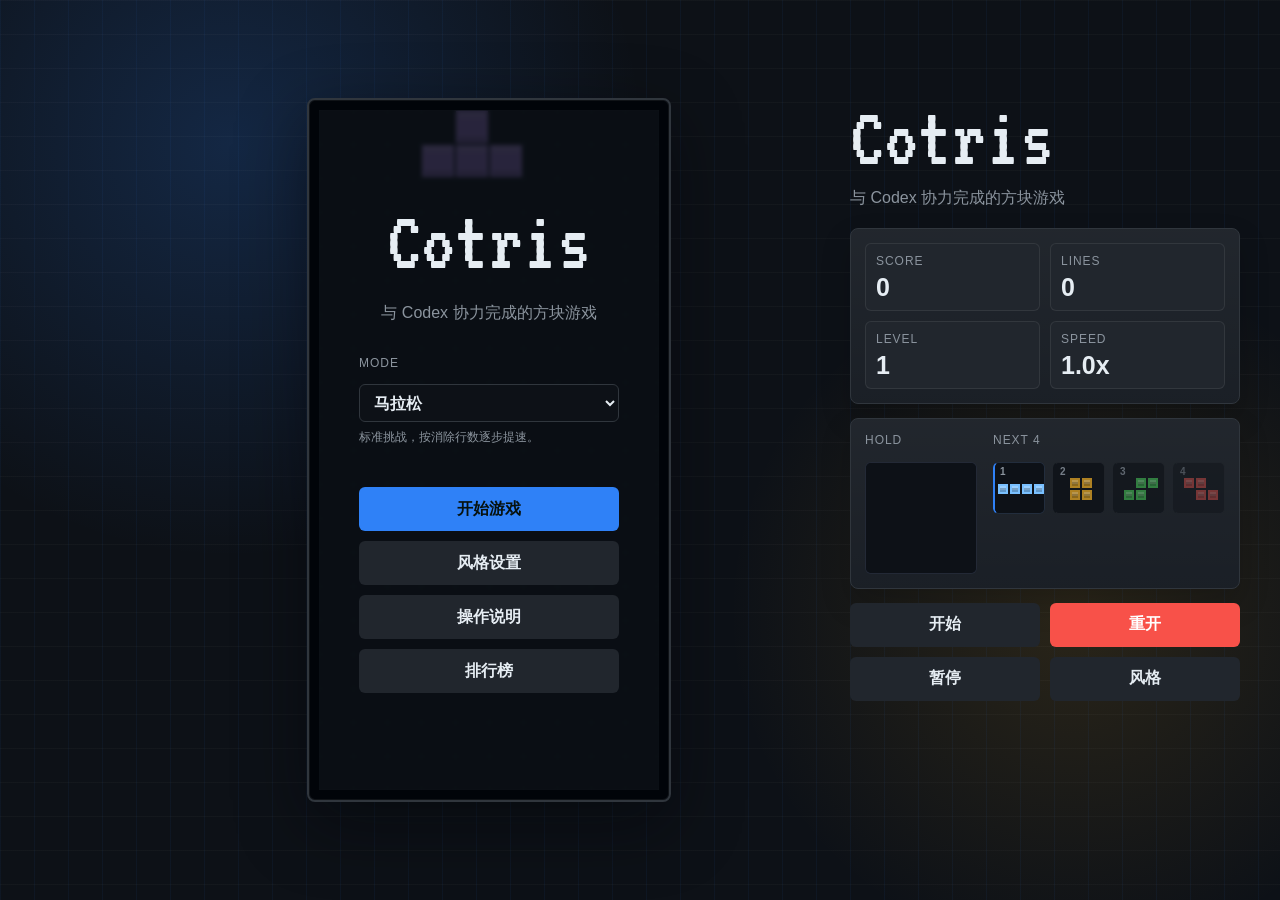
<file: index.html>
<!doctype html>
<html lang="zh-CN">
<head>
  <meta charset="utf-8">
  <meta name="viewport" content="width=device-width, initial-scale=1">
  <title>Cotris</title>
  <link rel="icon" href="./assets/icons/favicon.ico" sizes="any">
  <link rel="icon" href="./assets/icons/cotris-icon.svg" type="image/svg+xml">
  <link rel="apple-touch-icon" href="./assets/icons/apple-touch-icon.png">
  <link rel="manifest" href="./site.webmanifest">
  <link rel="stylesheet" href="./src/styles/app.css?v=2.1-mobile-16">
</head>
<body>
  <main class="shell">
    <section class="stage" aria-label="Cotris 游戏区域">
      <div class="board-scale-box">
        <div class="board-scale-content">
        <div class="board-wrap">
        <canvas id="board" width="340" height="680" aria-label="Cotris 棋盘"></canvas>
        <div class="overlay show" id="overlay">
          <div class="overlay-panel active" data-view="menu">
            <h1 class="menu-title">Cotris</h1>
            <p>与 Codex 协力完成的方块游戏</p>
            <div class="mode-picker">
              <label class="label" for="modeSelect">Mode</label>
              <select id="modeSelect" aria-label="选择游戏模式"></select>
              <small id="modeDescription"></small>
            </div>
            <div class="overlay-actions">
              <button id="menuStartButton" type="button">开始游戏</button>
              <button class="secondary" data-open-view="settings" type="button">风格设置</button>
              <button class="secondary" data-open-view="help" type="button">操作说明</button>
              <button class="secondary" data-open-view="scores" type="button">排行榜</button>
            </div>
          </div>

          <div class="overlay-panel" data-view="pause">
            <h1>暂停</h1>
            <p>当前进度已保留</p>
            <div class="overlay-actions">
              <button id="resumeButton" type="button">继续</button>
              <button class="secondary" id="pauseRestartButton" type="button">重开</button>
              <button class="secondary" data-open-view="settings" type="button">风格设置</button>
              <button class="secondary" data-open-view="help" type="button">操作说明</button>
              <button class="secondary" data-open-view="menu" type="button">主菜单</button>
            </div>
          </div>

          <div class="overlay-panel" data-view="gameOver">
            <h1>游戏结束</h1>
            <p id="finalScoreText">最终分数：0</p>
            <div class="overlay-actions">
              <button id="playAgainButton" type="button">再玩一次</button>
              <button class="secondary" data-open-view="scores" type="button">排行榜</button>
              <button class="secondary" data-open-view="settings" type="button">风格设置</button>
              <button class="secondary" data-open-view="menu" type="button">主菜单</button>
            </div>
          </div>

          <div class="overlay-panel" data-view="settings">
            <h1>风格设置</h1>
            <div class="settings-block">
              <div class="theme-head">
                <div>
                  <span class="label">Theme</span>
                </div>
                <select id="themeSelect" aria-label="选择界面皮肤"></select>
              </div>
              <p class="theme-description" id="themeDescription"></p>
              <div class="swatches" id="themeSwatches" aria-label="当前方块配色"></div>
              <label class="setting-row">
                <span>
                  <strong>随机风格</strong>
                  <small>每消除 10 行后切换</small>
                </span>
                <input id="randomThemeToggle" type="checkbox">
              </label>
              <label class="setting-row">
                <span>
                  <strong>移动布局</strong>
                  <small>窄屏时使用更紧凑的操作界面</small>
                </span>
                <input id="mobileLayoutToggle" type="checkbox">
              </label>
              <label class="setting-row" hidden>
                <span>
                  <strong>幽灵落点</strong>
                  <small>显示当前方块将落到的位置</small>
                </span>
                <input id="ghostToggle" type="checkbox">
              </label>
              <label class="setting-row" hidden>
                <span>
                  <strong>音效</strong>
                  <small>播放移动、旋转、落地、消除和菜单反馈</small>
                </span>
                <input id="soundToggle" type="checkbox">
              </label>
              <label class="setting-row" hidden>
                <span>
                  <strong>背景音乐</strong>
                  <small>开始游戏后播放，暂停时自动降低音量</small>
                </span>
                <input id="musicToggle" type="checkbox">
              </label>
              <div class="setting-row range-setting">
                <span>
                  <strong>音乐音量</strong>
                  <small><output id="musicVolumeValue" for="musicVolume">15%</output></small>
                </span>
                <input id="musicVolume" type="range" min="0" max="100" step="1" aria-label="音乐音量">
              </div>
            </div>
            <button class="secondary" data-back type="button">返回</button>
          </div>

          <div class="overlay-panel" data-view="scores">
            <h1>排行榜</h1>
            <ol class="score-list" id="scoreList"></ol>
            <button class="secondary" data-back type="button">返回</button>
          </div>

          <div class="overlay-panel" data-view="help">
            <h1>操作说明</h1>
            <div class="help-list">
              <div><span class="key">←</span><span class="key">→</span>左右移动</div>
              <div><span class="key">↑</span><span class="key">X</span>右旋</div>
              <div><span class="key">Z</span>左旋</div>
              <div><span class="key">C</span>暂存当前方块</div>
              <div><span class="key">↓</span>软降</div>
              <div><span class="key">Space</span>硬降</div>
              <div><span class="key">P</span>暂停 / 继续</div>
            </div>
            <button class="secondary" data-back type="button">返回</button>
          </div>
        </div>
        </div>
      </div>
      </div>
      <div class="touch" aria-label="触屏控制">
        <div class="touch-pad touch-move" aria-label="移动">
          <button class="touch-up" type="button" data-action="drop" aria-label="硬降">↑</button>
          <button class="touch-left" type="button" data-action="left" aria-label="左移">←</button>
          <button class="touch-down" type="button" data-action="down" aria-label="软降">↓</button>
          <button class="touch-right" type="button" data-action="right" aria-label="右移">→</button>
        </div>
        <button class="touch-hold" type="button" data-action="hold" aria-label="暂存">H</button>
        <div class="touch-pad touch-rotate" aria-label="旋转">
          <button type="button" data-action="rotateLeft" aria-label="左旋">↺</button>
          <button type="button" data-action="rotate" aria-label="右旋">↻</button>
        </div>
      </div>
    </section>

    <aside class="side">
      <header>
        <h1 class="title">Cotris</h1>
        <button class="mobile-actions-toggle" type="button" aria-label="打开游戏菜单" aria-expanded="false">☰</button>
        <p class="subtitle">与 Codex 协力完成的方块游戏</p>
      </header>

      <section class="panel stats" aria-label="游戏数据">
        <div class="stat">
          <span class="label">Score</span>
          <strong class="value" id="score">0</strong>
        </div>
        <div class="stat">
          <span class="label">Lines</span>
          <strong class="value" id="lines">0</strong>
        </div>
        <div class="stat">
          <span class="label">Level</span>
          <strong class="value" id="level">1</strong>
        </div>
        <div class="stat">
          <span class="label">Speed</span>
          <strong class="value" id="speed">1.00x</strong>
        </div>
      </section>

      <section class="panel previews" aria-label="暂存和后续方块">
        <div class="preview-block">
          <span class="label">Hold</span>
          <canvas id="hold" width="104" height="104"></canvas>
        </div>
        <div class="preview-block">
          <span class="label">Next 4</span>
          <div class="next-list" id="nextList" aria-label="后续五个方块"></div>
        </div>
      </section>

      <section class="actions">
        <button class="secondary" data-open-view="menu" type="button">开始</button>
        <button class="danger" type="button" id="resetButton">重开</button>
        <button class="secondary" type="button" id="pauseButton">暂停</button>
        <button class="secondary" data-open-view="settings" type="button">风格</button>
      </section>

      <nav class="dev-links" aria-label="开发入口">
        <span>Dev</span>
        <a href="./theme-preview.html">Theme Preview</a>
        <a href="./todo.html">Todo</a>
        <a href="./about.html">About</a>
      </nav>
      <section class="panel effect-tests" aria-label="Effect tests">
        <span class="label">Effect Test</span>
        <div class="effect-test-grid">
          <button type="button" data-effect-test="wall">wall</button>
          <button type="button" data-effect-test="drop">drop</button>
          <button type="button" data-effect-test="clear">clear</button>
          <button type="button" data-effect-test="tetris">4-line</button>
          <button type="button" data-effect-test="hold">hold</button>
          <button type="button" data-effect-test="level">level</button>
          <button type="button" data-effect-test="theme">theme</button>
          <button type="button" data-effect-test="start">start</button>
          <button type="button" data-effect-test="over">over</button>
        </div>
        <span class="label">T-Spin Test</span>
        <div class="effect-test-grid">
          <button type="button" data-tspin-test="tDouble">T Double</button>
          <button type="button" data-tspin-test="tTriple">T Triple</button>
          <button type="button" data-tspin-test="clear">Clear</button>
        </div>
      </section>
      <section class="panel dev-panel" aria-label="Dev links">
        <nav class="dev-links">
          <span>Dev</span>
          <a href="./theme-preview.html">Theme Preview</a>
          <a href="./todo.html">Todo</a>
          <a href="./about.html">About</a>
        </nav>
      </section>
    </aside>
  </main>

  <script type="module" src="./src/main.js?v=2.1-mobile-16"></script>
</body>
</html>
</file>
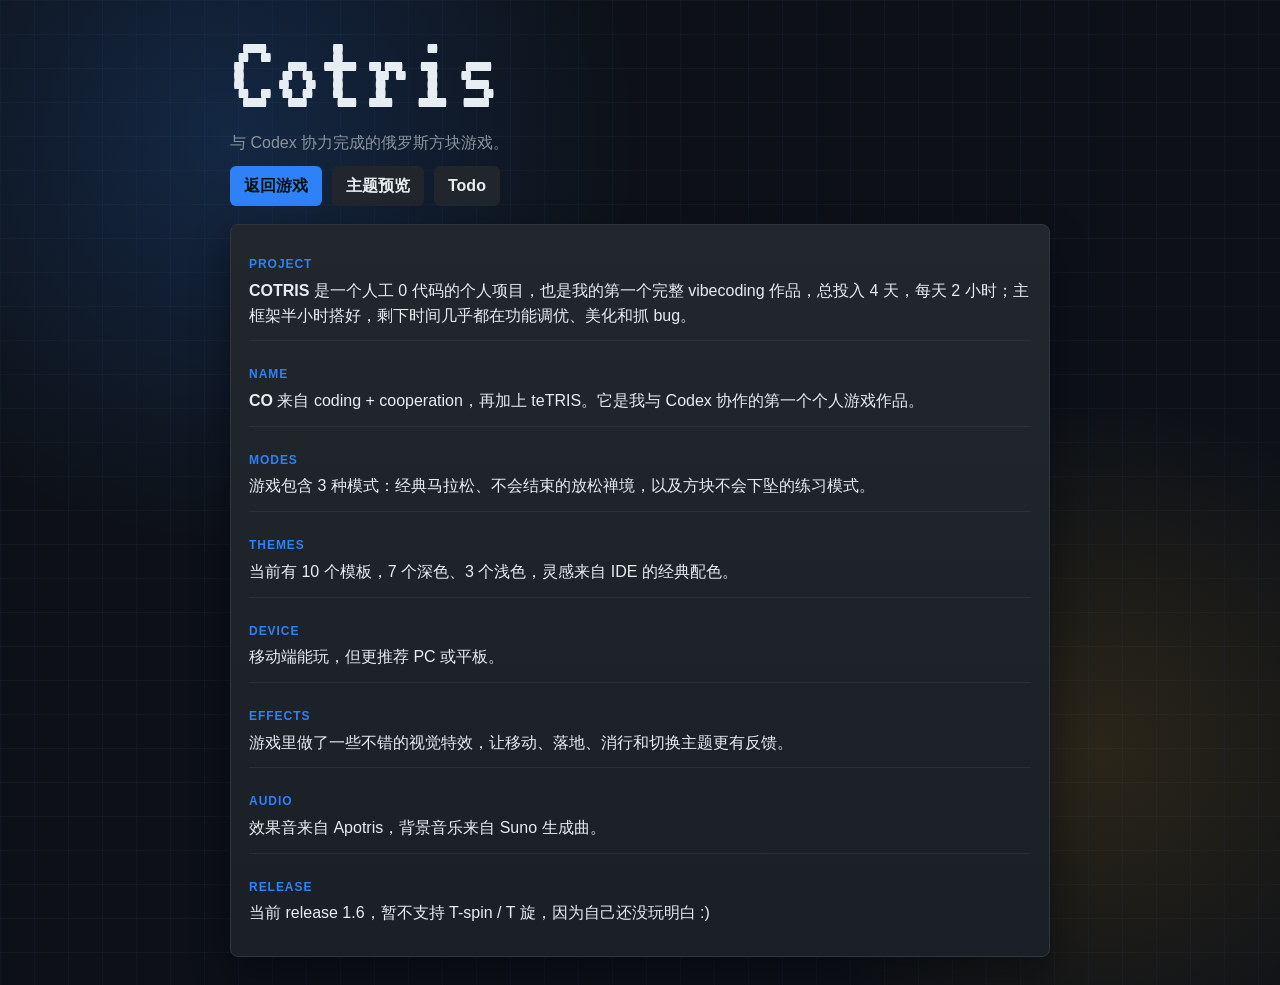
<file: about.html>
<!doctype html>
<html lang="zh-CN">
<head>
  <meta charset="utf-8">
  <meta name="viewport" content="width=device-width, initial-scale=1">
  <title>About Cotris</title>
  <link rel="icon" href="./assets/icons/favicon.ico" sizes="any">
  <link rel="icon" href="./assets/icons/cotris-icon.svg" type="image/svg+xml">
  <link rel="apple-touch-icon" href="./assets/icons/apple-touch-icon.png">
  <link rel="manifest" href="./site.webmanifest">
  <style>
    @font-face {
      font-family: "VT323";
      src: url("./assets/fonts/VT323-Regular.ttf") format("truetype");
      font-weight: 400;
      font-style: normal;
      font-display: swap;
    }

    @font-face {
      font-family: "VT323";
      src: url("./assets/fonts/VT323-Regular.ttf") format("truetype");
      font-weight: 700;
      font-style: normal;
      font-display: swap;
    }

    * { box-sizing: border-box; }

    body {
      min-height: 100vh;
      margin: 0;
      padding: 28px;
      color: var(--text, #e6edf3);
      background:
        linear-gradient(90deg, var(--grid-a, rgba(255,255,255,.035)) 1px, transparent 1px) 0 0 / 34px 34px,
        linear-gradient(var(--grid-b, rgba(255,255,255,.03)) 1px, transparent 1px) 0 0 / 34px 34px,
        radial-gradient(circle at 18% 14%, var(--glow-a, rgba(47, 129, 247, .18)), transparent 30%),
        radial-gradient(circle at 86% 76%, var(--glow-b, rgba(210, 153, 34, .13)), transparent 26%),
        var(--bg, #0d1117);
      font-family: "Trebuchet MS", "Segoe UI", sans-serif;
    }

    main {
      width: min(100%, 820px);
      margin: 0 auto;
      display: grid;
      gap: 18px;
    }

    header {
      display: grid;
      gap: 10px;
    }

    h1 {
      margin: 0;
      font-family: "VT323", "OCR A Extended", "Courier New", monospace;
      font-size: clamp(64px, 16vw, 112px);
      line-height: .82;
      letter-spacing: 0;
    }

    .lead {
      margin: 0;
      max-width: 680px;
      color: var(--muted, #a8b3c9);
      font-size: 16px;
      line-height: 1.65;
    }

    .links {
      display: flex;
      flex-wrap: wrap;
      gap: 10px;
      align-items: center;
    }

    a {
      min-height: 40px;
      display: inline-grid;
      place-items: center;
      padding: 0 14px;
      border-radius: 6px;
      color: #07120f;
      background: var(--accent, #58a6ff);
      font-weight: 900;
      text-decoration: none;
    }

    a.secondary {
      color: var(--text, #e6edf3);
      background: var(--touch-bg, #21262d);
    }

    a:hover {
      filter: brightness(1.08);
    }

    .panel {
      border: 1px solid var(--line, #30363d);
      border-radius: 8px;
      background: linear-gradient(180deg, rgba(255,255,255,.05), rgba(255,255,255,.02)), var(--panel, #161b22);
      box-shadow: 0 16px 36px var(--shadow, rgba(1, 4, 9, .24));
      padding: 18px;
    }

    .facts {
      display: grid;
      gap: 12px;
      margin: 0;
      padding: 0;
      list-style: none;
    }

    .facts li {
      display: grid;
      gap: 5px;
      padding: 12px 0;
      border-bottom: 1px solid color-mix(in srgb, var(--line, #30363d), transparent 35%);
      line-height: 1.55;
    }

    .facts li:last-child {
      border-bottom: 0;
    }

    .label {
      color: var(--accent, #58a6ff);
      font-size: 12px;
      font-weight: 900;
      letter-spacing: .08em;
      text-transform: uppercase;
    }

    strong {
      color: var(--text, #f2f6ff);
    }

    @media (max-width: 620px) {
      body { padding: 18px; }
      .panel { padding: 16px; }
    }
  </style>
</head>
<body>
  <main>
    <header>
      <h1>Cotris</h1>
      <p class="lead">
        与 Codex 协力完成的俄罗斯方块游戏。
      </p>
      <nav class="links" aria-label="页面导航">
        <a href="./index.html">返回游戏</a>
        <a class="secondary" href="./theme-preview.html">主题预览</a>
        <a class="secondary" href="./todo.html">Todo</a>
      </nav>
    </header>

    <section class="panel" aria-label="About Cotris">
      <ul class="facts">
        <li>
          <span class="label">Project</span>
          <span><strong>COTRIS</strong> 是一个人工 0 代码的个人项目，也是我的第一个完整 vibecoding 作品，总投入 4 天，每天 2 小时；主框架半小时搭好，剩下时间几乎都在功能调优、美化和抓 bug。</span>
        </li>
        <li>
          <span class="label">Name</span>
          <span><strong>CO</strong> 来自 coding + cooperation，再加上 teTRIS。它是我与 Codex 协作的第一个个人游戏作品。</span>
        </li>
        <li>
          <span class="label">Modes</span>
          <span>游戏包含 3 种模式：经典马拉松、不会结束的放松禅境，以及方块不会下坠的练习模式。</span>
        </li>
        <li>
          <span class="label">Themes</span>
          <span>当前有 10 个模板，7 个深色、3 个浅色，灵感来自 IDE 的经典配色。</span>
        </li>
        <li>
          <span class="label">Device</span>
          <span>移动端能玩，但更推荐 PC 或平板。</span>
        </li>
        <li>
          <span class="label">Effects</span>
          <span>游戏里做了一些不错的视觉特效，让移动、落地、消行和切换主题更有反馈。</span>
        </li>
        <li>
          <span class="label">Audio</span>
          <span>效果音来自 Apotris，背景音乐来自 Suno 生成曲。</span>
        </li>
        <li>
          <span class="label">Release</span>
          <span>当前 release 1.6，暂不支持 T-spin / T 旋，因为自己还没玩明白 :)</span>
        </li>
      </ul>
    </section>
  </main>
  <script type="module" src="./src/ui/page-theme.js"></script>
</body>
</html>
</file>
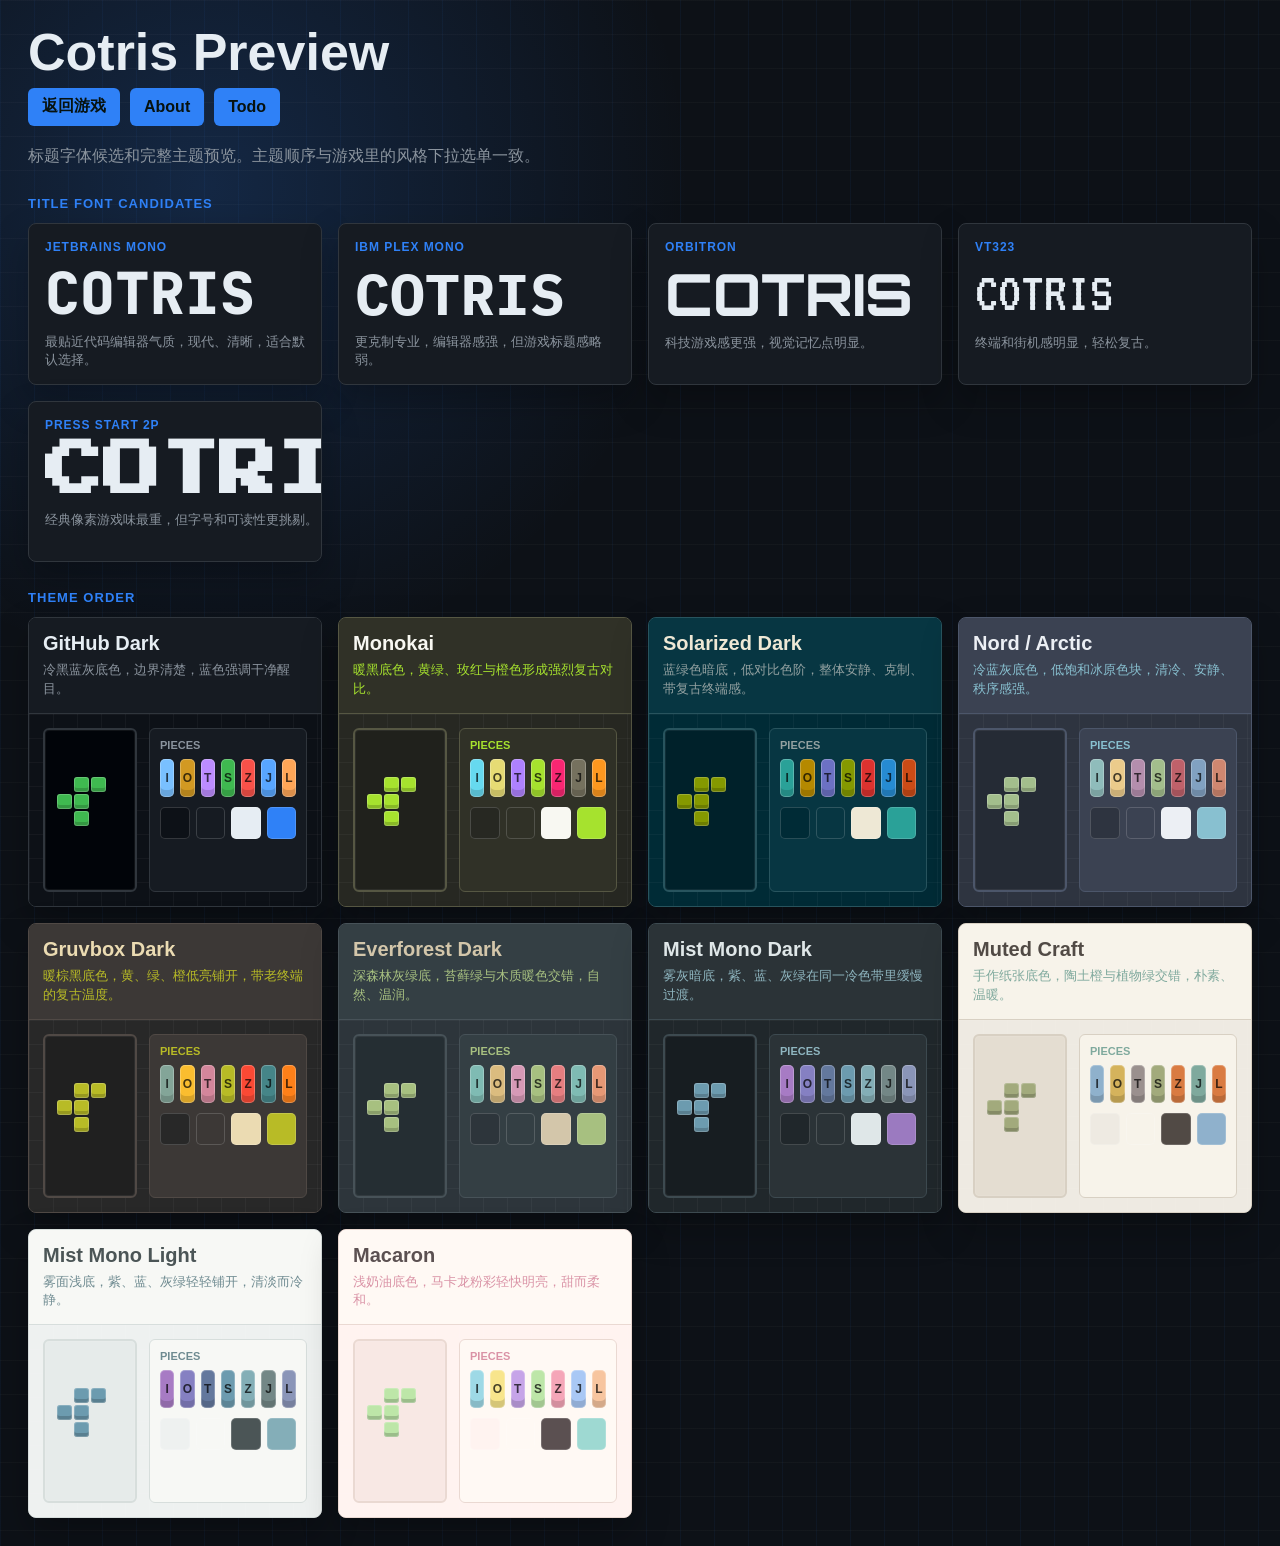
<file: theme-preview.html>
<!doctype html>
<html lang="zh-CN">
<head>
  <meta charset="utf-8">
  <meta name="viewport" content="width=device-width, initial-scale=1">
  <title>Cotris Theme Preview</title>
  <link rel="icon" href="./assets/icons/favicon.ico" sizes="any">
  <link rel="icon" href="./assets/icons/cotris-icon.svg" type="image/svg+xml">
  <link rel="apple-touch-icon" href="./assets/icons/apple-touch-icon.png">
  <link rel="manifest" href="./site.webmanifest">
  <link rel="preconnect" href="https://fonts.googleapis.com">
  <link rel="preconnect" href="https://fonts.gstatic.com" crossorigin>
  <link href="https://fonts.googleapis.com/css2?family=IBM+Plex+Mono:wght@600;700&family=JetBrains+Mono:wght@700;800&family=Orbitron:wght@700;800&family=Press+Start+2P&display=swap" rel="stylesheet">
  <style>
    @font-face {
      font-family: "VT323";
      src: url("./assets/fonts/VT323-Regular.ttf") format("truetype");
      font-weight: 400;
      font-style: normal;
      font-display: swap;
    }

    @font-face {
      font-family: "VT323";
      src: url("./assets/fonts/VT323-Regular.ttf") format("truetype");
      font-weight: 700;
      font-style: normal;
      font-display: swap;
    }

    * { box-sizing: border-box; }

    body {
      min-height: 100vh;
      margin: 0;
      padding: 28px;
      color: var(--text, #eef2f7);
      background:
        linear-gradient(90deg, var(--grid-a, rgba(255,255,255,.035)) 1px, transparent 1px) 0 0 / 34px 34px,
        linear-gradient(var(--grid-b, rgba(255,255,255,.03)) 1px, transparent 1px) 0 0 / 34px 34px,
        radial-gradient(circle at 16% 12%, var(--glow-a, rgba(78, 201, 176, .16)), transparent 28%),
        var(--bg, #111318);
      font-family: "Trebuchet MS", "Segoe UI", sans-serif;
    }

    header {
      max-width: 1280px;
      margin: 0 auto 18px;
      display: grid;
      gap: 10px;
    }

    h1 {
      margin: 0;
      font-size: clamp(30px, 5vw, 52px);
      letter-spacing: 0;
      line-height: .96;
    }

    .intro {
      margin: 8px 0 0;
      color: var(--muted, #aab6c8);
      line-height: 1.5;
    }

    .back-link {
      width: fit-content;
      min-height: 38px;
      display: inline-grid;
      place-items: center;
      padding: 0 14px;
      border-radius: 6px;
      color: #07120f;
      background: var(--accent, #9cdcfe);
      font-weight: 900;
      text-decoration: none;
    }

    .back-link:hover {
      filter: brightness(1.08);
    }

    .page-links {
      display: flex;
      flex-wrap: wrap;
      gap: 10px;
      align-items: center;
    }

    .section-title {
      max-width: 1280px;
      margin: 28px auto 12px;
      color: var(--accent, #9cdcfe);
      font-size: 13px;
      font-weight: 900;
      letter-spacing: .08em;
      text-transform: uppercase;
    }

    .font-grid,
    .theme-grid {
      display: grid;
      grid-template-columns: repeat(auto-fit, minmax(280px, 1fr));
      gap: 16px;
      max-width: 1280px;
      margin: 0 auto;
    }

    .font-card,
    .card {
      border: 1px solid var(--line, #344058);
      border-radius: 8px;
      overflow: hidden;
      background: var(--bg, #171c2c);
      box-shadow: 0 16px 36px rgba(0,0,0,.25);
    }

    .font-card {
      display: grid;
      gap: 12px;
      padding: 16px;
      background: var(--panel, #1b1f29);
      border-color: var(--line, #303744);
    }

    .font-name {
      color: var(--accent, #9cdcfe);
      font-size: 12px;
      font-weight: 900;
      letter-spacing: .08em;
      text-transform: uppercase;
    }

    .font-sample {
      margin: 0;
      color: var(--text, #f2f6ff);
      font-size: clamp(34px, 8vw, 58px);
      font-weight: 800;
      letter-spacing: 0;
      line-height: .95;
    }

    .font-note {
      min-height: 34px;
      margin: 0;
      color: var(--muted, #aab6c8);
      font-size: 13px;
      line-height: 1.35;
    }

    .theme-head {
      padding: 14px;
      background: var(--panel);
      border-bottom: 1px solid var(--line);
    }

    .theme-name {
      margin: 0;
      color: var(--text);
      font-size: 20px;
      line-height: 1.15;
    }

    .theme-desc {
      margin: 6px 0 0;
      color: var(--muted);
      font-size: 13px;
      line-height: 1.45;
    }

    .mock {
      display: grid;
      grid-template-columns: 94px 1fr;
      gap: 12px;
      padding: 14px;
      background:
        linear-gradient(90deg, rgba(255,255,255,.04) 1px, transparent 1px) 0 0 / 24px 24px,
        linear-gradient(rgba(255,255,255,.035) 1px, transparent 1px) 0 0 / 24px 24px,
        var(--bg);
    }

    .board {
      height: 164px;
      border: 2px solid var(--line);
      border-radius: 6px;
      background: var(--board);
      display: grid;
      place-items: center;
      box-shadow: inset 0 0 0 1px rgba(255,255,255,.06);
    }

    .mini-piece {
      display: grid;
      grid-template-columns: repeat(4, 15px);
      grid-template-rows: repeat(4, 15px);
      gap: 2px;
    }

    .cell {
      width: 15px;
      height: 15px;
      border-radius: 3px;
      background: var(--accent);
      box-shadow: inset 0 0 0 1px rgba(255,255,255,.2), inset 0 -4px rgba(0,0,0,.18);
    }

    .panel {
      padding: 10px;
      border: 1px solid var(--line);
      border-radius: 6px;
      background: var(--panel);
    }

    .label {
      display: block;
      margin-bottom: 8px;
      color: var(--muted);
      font-size: 11px;
      font-weight: 900;
      text-transform: uppercase;
    }

    .swatches {
      display: grid;
      grid-template-columns: repeat(7, 1fr);
      gap: 6px;
    }

    .swatch {
      min-height: 38px;
      display: grid;
      place-items: center;
      border-radius: 5px;
      color: rgba(0,0,0,.72);
      font-size: 12px;
      font-weight: 900;
      box-shadow: inset 0 0 0 1px rgba(255,255,255,.24), inset 0 -7px rgba(0,0,0,.14);
    }

    .ui-colors {
      display: grid;
      grid-template-columns: repeat(4, 1fr);
      gap: 6px;
      margin-top: 10px;
    }

    .chip {
      min-height: 32px;
      border-radius: 5px;
      border: 1px solid rgba(255,255,255,.16);
    }

    @media (max-width: 680px) {
      body { padding: 18px; }
      .mock { grid-template-columns: 1fr; }
      .board { height: 128px; }
    }
  </style>
</head>
<body>
  <header>
    <h1>Cotris Preview</h1>
    <nav class="page-links" aria-label="Preview links">
      <a class="back-link" href="./index.html">返回游戏</a>
      <a class="back-link" href="./about.html">About</a>
      <a class="back-link" href="./todo.html">Todo</a>
    </nav>
    <p class="intro">标题字体候选和完整主题预览。主题顺序与游戏里的风格下拉选单一致。</p>
  </header>

  <h2 class="section-title">Title Font Candidates</h2>
  <section class="font-grid" id="fontGrid" aria-label="标题字体候选"></section>

  <h2 class="section-title">Theme Order</h2>
  <main class="theme-grid" id="themeGrid" aria-label="完整主题预览"></main>

  <script type="module">
    import "./src/ui/page-theme.js";
    import { listThemes } from "./src/ui/theme.js";

    const fontCandidates = [
      {
        name: "JetBrains Mono",
        stack: '"JetBrains Mono", "Cascadia Code", Consolas, monospace',
        note: "最贴近代码编辑器气质，现代、清晰，适合默认选择。"
      },
      {
        name: "IBM Plex Mono",
        stack: '"IBM Plex Mono", "Lucida Console", "Courier New", monospace',
        note: "更克制专业，编辑器感强，但游戏标题感略弱。"
      },
      {
        name: "Orbitron",
        stack: '"Orbitron", "Agency FB", Bahnschrift, sans-serif',
        note: "科技游戏感更强，视觉记忆点明显。"
      },
      {
        name: "VT323",
        stack: '"VT323", "OCR A Extended", "Courier New", monospace',
        note: "终端和街机感明显，轻松复古。"
      },
      {
        name: "Press Start 2P",
        stack: '"Press Start 2P", "OCR A Extended", "Lucida Console", monospace',
        note: "经典像素游戏味最重，但字号和可读性更挑剔。"
      }
    ];

    const fontGrid = document.querySelector("#fontGrid");
    const themeGrid = document.querySelector("#themeGrid");
    const pieceOrder = ["I", "O", "T", "S", "Z", "J", "L"];
    const samplePiece = [
      [0, 1, 1, 0],
      [1, 1, 0, 0],
      [0, 1, 0, 0],
      [0, 0, 0, 0]
    ];

    fontCandidates.forEach(candidate => {
      const card = document.createElement("article");
      card.className = "font-card";
      const name = document.createElement("span");
      name.className = "font-name";
      name.textContent = candidate.name;
      const sample = document.createElement("p");
      sample.className = "font-sample";
      sample.style.fontFamily = candidate.stack;
      sample.textContent = "COTRIS";
      const note = document.createElement("p");
      note.className = "font-note";
      note.textContent = candidate.note;
      card.append(name, sample, note);
      fontGrid.append(card);
    });

    listThemes().forEach(theme => {
      const card = document.createElement("section");
      card.className = "card";
      Object.entries({
        "--bg": theme.css["--bg"],
        "--panel": theme.css["--panel"],
        "--line": theme.css["--line"],
        "--text": theme.css["--text"],
        "--muted": theme.css["--muted"],
        "--accent": theme.css["--accent"],
        "--board": theme.boardBackground
      }).forEach(([name, value]) => card.style.setProperty(name, value));

      const swatches = pieceOrder.map(type => (
        `<b class="swatch" style="background:${theme.colors[type]}">${type}</b>`
      )).join("");

      const chips = [
        theme.css["--bg"],
        theme.css["--panel"],
        theme.css["--text"],
        theme.css["--accent"]
      ].map(color => `<i class="chip" style="background:${color}"></i>`).join("");

      const cells = samplePiece.flatMap(row => (
        row.map(cell => cell ? `<span class="cell"></span>` : `<span></span>`)
      )).join("");

      card.innerHTML = `
        <div class="theme-head">
          <h3 class="theme-name">${theme.name}</h3>
          <p class="theme-desc">${theme.description}</p>
        </div>
        <div class="mock">
          <div class="board">
            <div class="mini-piece" style="--accent:${theme.colors.S}">${cells}</div>
          </div>
          <div class="panel">
            <span class="label">Pieces</span>
            <div class="swatches">${swatches}</div>
            <div class="ui-colors">${chips}</div>
          </div>
        </div>
      `;
      themeGrid.append(card);
    });
  </script>
</body>
</html>
</file>
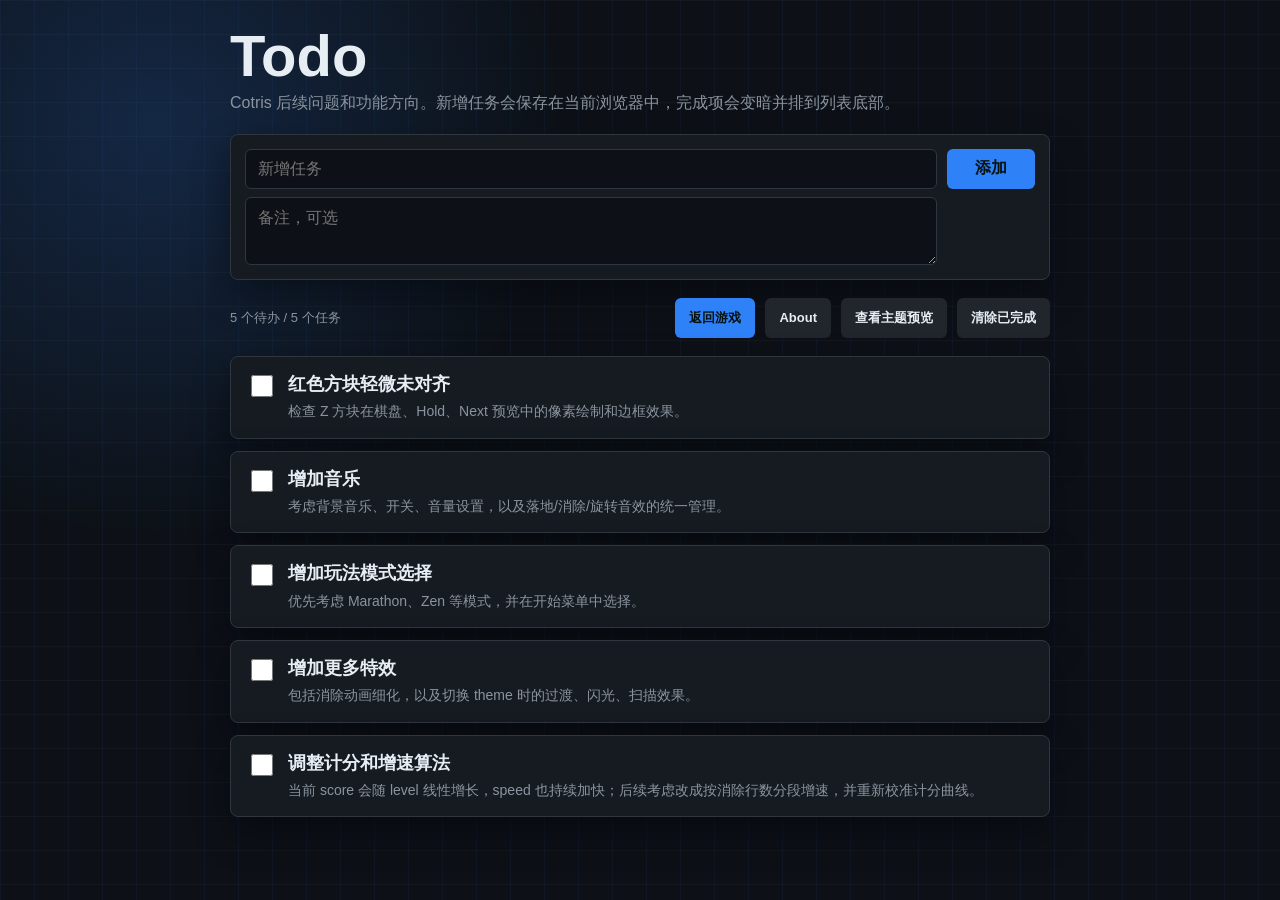
<file: todo.html>
<!doctype html>
<html lang="zh-CN">
<head>
  <meta charset="utf-8">
  <meta name="viewport" content="width=device-width, initial-scale=1">
  <title>Cotris Todo</title>
  <link rel="icon" href="./assets/icons/favicon.ico" sizes="any">
  <link rel="icon" href="./assets/icons/cotris-icon.svg" type="image/svg+xml">
  <link rel="apple-touch-icon" href="./assets/icons/apple-touch-icon.png">
  <link rel="manifest" href="./site.webmanifest">
  <style>
    * { box-sizing: border-box; }

    body {
      min-height: 100vh;
      margin: 0;
      padding: 28px;
      color: var(--text, #e6edf3);
      background:
        linear-gradient(90deg, var(--grid-a, rgba(255,255,255,.035)) 1px, transparent 1px) 0 0 / 34px 34px,
        linear-gradient(var(--grid-b, rgba(255,255,255,.03)) 1px, transparent 1px) 0 0 / 34px 34px,
        radial-gradient(circle at 12% 14%, var(--glow-a, rgba(88,166,255,.13)), transparent 30%),
        var(--bg, #0d1117);
      font-family: "Trebuchet MS", "Segoe UI", sans-serif;
    }

    main {
      max-width: 820px;
      margin: 0 auto;
      display: grid;
      gap: 18px;
    }

    header {
      display: grid;
      gap: 8px;
    }

    h1 {
      margin: 0;
      font-size: clamp(34px, 7vw, 58px);
      line-height: .95;
      letter-spacing: 0;
    }

    p {
      margin: 0;
      color: var(--muted, #8b949e);
      line-height: 1.55;
    }

    .composer {
      display: grid;
      grid-template-columns: 1fr auto;
      gap: 10px;
      padding: 14px;
      border: 1px solid var(--line, #30363d);
      border-radius: 8px;
      background: var(--panel, #161b22);
      box-shadow: 0 16px 36px var(--shadow, rgba(1, 4, 9, .22));
    }

    .fields {
      display: grid;
      gap: 8px;
    }

    input,
    textarea {
      width: 100%;
      border: 1px solid var(--line, #30363d);
      border-radius: 6px;
      color: var(--text, #e6edf3);
      background: var(--key-bg, #0d1117);
      font: inherit;
      padding: 10px 12px;
      outline: none;
    }

    textarea {
      min-height: 68px;
      resize: vertical;
    }

    input:focus,
    textarea:focus {
      border-color: var(--accent, #58a6ff);
      box-shadow: 0 0 0 3px color-mix(in srgb, var(--accent, #58a6ff), transparent 78%);
    }

    button,
    a {
      min-height: 40px;
      display: inline-grid;
      place-items: center;
      padding: 0 14px;
      border: 0;
      border-radius: 6px;
      color: #07120f;
      background: var(--accent, #58a6ff);
      font: inherit;
      font-weight: 800;
      text-decoration: none;
      cursor: pointer;
    }

    button.secondary,
    a.secondary {
      color: var(--text, #e6edf3);
      background: var(--touch-bg, #21262d);
    }

    .composer button {
      align-self: start;
      min-width: 88px;
    }

    .toolbar {
      display: flex;
      justify-content: space-between;
      gap: 12px;
      align-items: center;
      color: var(--muted, #8b949e);
      font-size: 13px;
    }

    .toolbar-actions {
      display: flex;
      gap: 10px;
      flex-wrap: wrap;
      justify-content: flex-end;
    }

    .list {
      display: grid;
      gap: 12px;
      margin: 0;
      padding: 0;
      list-style: none;
    }

    .item {
      display: grid;
      grid-template-columns: auto 1fr;
      gap: 12px;
      align-items: start;
      padding: 16px;
      border: 1px solid var(--line, #30363d);
      border-radius: 8px;
      background: var(--panel, #161b22);
      box-shadow: 0 16px 36px var(--shadow, rgba(1, 4, 9, .22));
      transition: opacity .18s ease, transform .18s ease, background .18s ease;
    }

    .item.done {
      opacity: .48;
      background: color-mix(in srgb, var(--panel, #161b22), var(--bg, #0d1117) 55%);
      box-shadow: none;
    }

    .item.done .title {
      text-decoration: line-through;
    }

    .check {
      width: 22px;
      height: 22px;
      accent-color: var(--accent, #58a6ff);
      margin-top: 2px;
      cursor: pointer;
    }

    .title {
      display: block;
      margin-bottom: 5px;
      color: var(--text, #e6edf3);
      font-size: 18px;
      font-weight: 800;
      line-height: 1.3;
    }

    .note {
      display: block;
      color: var(--muted, #8b949e);
      font-size: 14px;
      line-height: 1.45;
    }

    .empty {
      display: none;
      padding: 18px;
      border: 1px dashed var(--line, #30363d);
      border-radius: 8px;
      color: var(--muted, #8b949e);
      text-align: center;
      background: color-mix(in srgb, var(--panel, #161b22), transparent 42%);
    }

    .empty.show {
      display: block;
    }

    @media (max-width: 620px) {
      body { padding: 18px; }
      .composer { grid-template-columns: 1fr; }
      .composer button { width: 100%; }
      .toolbar { align-items: flex-start; flex-direction: column; }
      .toolbar-actions { justify-content: flex-start; }
    }
  </style>
</head>
<body>
  <main>
    <header>
      <h1>Todo</h1>
      <p>Cotris 后续问题和功能方向。新增任务会保存在当前浏览器中，完成项会变暗并排到列表底部。</p>
    </header>

    <form class="composer" id="todoForm">
      <div class="fields">
        <input id="todoTitle" name="title" autocomplete="off" placeholder="新增任务" required>
        <textarea id="todoNote" name="note" placeholder="备注，可选"></textarea>
      </div>
      <button type="submit">添加</button>
    </form>

    <div class="toolbar">
      <span id="todoCount">0 个待办</span>
      <div class="toolbar-actions">
        <a href="./index.html">返回游戏</a>
        <a class="secondary" href="./about.html">About</a>
        <a class="secondary" href="./theme-preview.html">查看主题预览</a>
        <button class="secondary" id="clearDoneButton" type="button">清除已完成</button>
      </div>
    </div>

    <ol class="list" id="todoList"></ol>
    <div class="empty" id="emptyState">暂无任务。</div>

  </main>
  <script type="module" src="./src/ui/page-theme.js"></script>
  <script>
    const STORAGE_KEY = "cotris-todos";
    const defaultTodos = [
      {
        id: "red-piece-alignment",
        title: "红色方块轻微未对齐",
        note: "检查 Z 方块在棋盘、Hold、Next 预览中的像素绘制和边框效果。",
        done: false,
        createdAt: 1
      },
      {
        id: "add-music",
        title: "增加音乐",
        note: "考虑背景音乐、开关、音量设置，以及落地/消除/旋转音效的统一管理。",
        done: false,
        createdAt: 2
      },
      {
        id: "game-mode-selection",
        title: "增加玩法模式选择",
        note: "优先考虑 Marathon、Zen 等模式，并在开始菜单中选择。",
        done: false,
        createdAt: 3
      },
      {
        id: "more-effects",
        title: "增加更多特效",
        note: "包括消除动画细化，以及切换 theme 时的过渡、闪光、扫描效果。",
        done: false,
        createdAt: 4
      },
      {
        id: "score-speed-algorithm",
        title: "调整计分和增速算法",
        note: "当前 score 会随 level 线性增长，speed 也持续加快；后续考虑改成按消除行数分段增速，并重新校准计分曲线。",
        done: false,
        createdAt: 5
      }
    ];

    const form = document.querySelector("#todoForm");
    const titleInput = document.querySelector("#todoTitle");
    const noteInput = document.querySelector("#todoNote");
    const list = document.querySelector("#todoList");
    const count = document.querySelector("#todoCount");
    const emptyState = document.querySelector("#emptyState");
    const clearDoneButton = document.querySelector("#clearDoneButton");

    let todos = loadTodos();

    function loadTodos() {
      try {
        const saved = JSON.parse(localStorage.getItem(STORAGE_KEY));
        return Array.isArray(saved) ? saved : defaultTodos;
      } catch {
        return defaultTodos;
      }
    }

    function saveTodos() {
      localStorage.setItem(STORAGE_KEY, JSON.stringify(todos));
    }

    function sortedTodos() {
      return [...todos].sort((a, b) => {
        if (a.done !== b.done) return Number(a.done) - Number(b.done);
        return a.createdAt - b.createdAt;
      });
    }

    function renderTodos() {
      list.innerHTML = "";
      const ordered = sortedTodos();
      ordered.forEach(todo => {
        const item = document.createElement("li");
        item.className = `item${todo.done ? " done" : ""}`;

        const check = document.createElement("input");
        check.className = "check";
        check.type = "checkbox";
        check.checked = todo.done;
        check.setAttribute("aria-label", `完成：${todo.title}`);
        check.addEventListener("change", () => toggleTodo(todo.id));

        const content = document.createElement("div");
        const title = document.createElement("strong");
        title.className = "title";
        title.textContent = todo.title;
        content.append(title);

        if (todo.note) {
          const note = document.createElement("span");
          note.className = "note";
          note.textContent = todo.note;
          content.append(note);
        }

        item.append(check, content);
        list.append(item);
      });

      const activeCount = todos.filter(todo => !todo.done).length;
      count.textContent = `${activeCount} 个待办 / ${todos.length} 个任务`;
      emptyState.classList.toggle("show", todos.length === 0);
      clearDoneButton.disabled = !todos.some(todo => todo.done);
    }

    function toggleTodo(id) {
      todos = todos.map(todo => (
        todo.id === id ? { ...todo, done: !todo.done, completedAt: Date.now() } : todo
      ));
      saveTodos();
      renderTodos();
    }

    form.addEventListener("submit", event => {
      event.preventDefault();
      const title = titleInput.value.trim();
      const note = noteInput.value.trim();
      if (!title) return;
      todos.push({
        id: `${Date.now()}-${Math.random().toString(16).slice(2)}`,
        title,
        note,
        done: false,
        createdAt: Date.now()
      });
      saveTodos();
      form.reset();
      titleInput.focus();
      renderTodos();
    });

    clearDoneButton.addEventListener("click", () => {
      todos = todos.filter(todo => !todo.done);
      saveTodos();
      renderTodos();
    });

    renderTodos();
  </script>
</body>
</html>
</file>
<file: src/styles/app.css>
@font-face {
  font-family: "VT323";
  src: url("../../assets/fonts/VT323-Regular.ttf") format("truetype");
  font-weight: 400;
  font-style: normal;
  font-display: swap;
}

@font-face {
  font-family: "VT323";
  src: url("../../assets/fonts/VT323-Regular.ttf") format("truetype");
  font-weight: 700;
  font-style: normal;
  font-display: swap;
}

:root {
  --bg: #10131f;
  --panel: #171c2c;
  --panel-2: #20283c;
  --line: #344058;
  --text: #f2f6ff;
  --muted: #a8b3c9;
  --accent: #00d4a6;
  --danger: #ff5b6e;
  --gold: #ffc857;
  --shadow: rgba(0, 0, 0, .36);
  --board-shell: #0b0f19;
  --key-bg: #101725;
  --touch-bg: #243049;
  --overlay-bg: rgba(9, 13, 22, .78);
  --grid-a: rgba(255,255,255,.035);
  --grid-b: rgba(255,255,255,.03);
  --glow-a: rgba(0, 212, 166, .22);
  --glow-b: rgba(255, 200, 87, .18);
  --cell: 34px;
  --board-scale: 1;
  --board-outer-width: 364px;
  --board-outer-height: 704px;
  font-family: "Trebuchet MS", "Segoe UI", sans-serif;
}

* {
  box-sizing: border-box;
}

html {
  overflow-x: hidden;
}

[hidden] {
  display: none !important;
}

body {
  min-height: 100vh;
  margin: 0;
  color: var(--text);
  background:
    linear-gradient(90deg, var(--grid-a) 1px, transparent 1px) 0 0 / var(--cell) var(--cell),
    linear-gradient(var(--grid-b) 1px, transparent 1px) 0 0 / var(--cell) var(--cell),
    radial-gradient(circle at 18% 16%, var(--glow-a), transparent 32%),
    radial-gradient(circle at 84% 68%, var(--glow-b), transparent 28%),
    var(--bg);
  display: grid;
  place-items: center;
  padding: 24px;
  overflow-x: hidden;
}

body > :not(.theme-page-fade) {
  position: relative;
  z-index: 1;
}

.theme-page-fade {
  position: fixed;
  inset: 0;
  z-index: 0;
  pointer-events: none;
}

.shell {
  width: min(100%, 980px);
  display: grid;
  grid-template-columns: minmax(300px, auto) 280px;
  gap: 22px;
  align-items: start;
}

.stage {
  display: grid;
  justify-content: center;
  gap: 14px;
}

.board-scale-box {
  width: var(--board-outer-width);
  height: var(--board-outer-height);
}

.board-scale-content {
  width: var(--board-outer-width);
  height: var(--board-outer-height);
  transform: scale(var(--board-scale));
  transform-origin: top left;
}

.board-wrap {
  position: relative;
  border: 2px solid var(--line);
  background: var(--board-shell);
  box-shadow: 0 22px 70px var(--shadow), inset 0 0 0 1px rgba(255,255,255,.06);
  padding: 10px;
  border-radius: 8px;
}

canvas {
  display: block;
  image-rendering: pixelated;
}

#board {
  width: calc(var(--cell) * 10);
  height: calc(var(--cell) * 20);
  background: #0d1220;
}

.overlay {
  position: absolute;
  inset: 10px;
  display: none;
  text-align: center;
  background: var(--overlay-bg);
  backdrop-filter: blur(2px);
  overflow: auto;
  padding: 24px;
}

.overlay.show {
  display: grid;
  place-items: center;
}

.overlay-panel {
  display: none;
  width: min(100%, 260px);
  gap: 14px;
}

.overlay-panel.active {
  display: grid;
}

.overlay h1 {
  margin: 0 0 12px;
  font-size: clamp(30px, 6vw, 54px);
  letter-spacing: 0;
  line-height: 1;
}

.overlay .menu-title {
  font-family: "VT323", "OCR A Extended", "Courier New", monospace;
  font-size: clamp(54px, 11vw, 86px);
  font-weight: 400;
  line-height: .82;
}

.overlay p {
  margin: 0 0 18px;
  color: var(--muted);
}

.overlay-actions {
  display: grid;
  gap: 10px;
}

.mode-picker {
  display: grid;
  gap: 7px;
  margin-bottom: 12px;
  text-align: left;
}

.mode-picker small {
  min-height: 32px;
  color: var(--muted);
  font-size: 12px;
  line-height: 1.35;
}

.settings-block {
  display: grid;
  gap: 10px;
  text-align: left;
}

.score-list {
  display: grid;
  gap: 8px;
  margin: 0;
  padding: 0;
  list-style-position: inside;
  text-align: left;
}

.score-list li {
  padding: 9px 10px;
  border: 1px solid var(--line);
  border-radius: 6px;
  background: var(--key-bg);
}

.help-list {
  display: grid;
  gap: 8px;
  color: var(--muted);
  font-size: 14px;
  text-align: left;
}

.side {
  display: grid;
  gap: 14px;
  align-content: start;
}

.title {
  margin: 0;
  font-family: "VT323", "OCR A Extended", "Courier New", monospace;
  font-weight: 700;
  font-size: clamp(54px, 11vw, 86px);
  line-height: .95;
  letter-spacing: 0;
}

.subtitle {
  display: block;
  margin: 6px 0 4px;
  color: var(--muted);
  line-height: 1.5;
}

.mobile-actions-toggle {
  display: none;
}

.panel {
  border: 1px solid var(--line);
  background: linear-gradient(180deg, rgba(255,255,255,.05), rgba(255,255,255,.02)), var(--panel);
  border-radius: 8px;
  padding: 14px;
  box-shadow: 0 14px 30px rgba(0,0,0,.18);
}

.stats {
  display: grid;
  grid-template-columns: 1fr 1fr;
  gap: 10px;
}

.stat {
  min-height: 68px;
  border: 1px solid rgba(255,255,255,.08);
  background: var(--panel-2);
  border-radius: 6px;
  padding: 10px;
}

.label {
  display: block;
  color: var(--muted);
  font-size: 12px;
  text-transform: uppercase;
  letter-spacing: .08em;
  margin-bottom: 7px;
}

.value {
  font-size: 25px;
  font-weight: 800;
  line-height: 1;
}

.previews {
  display: grid;
  grid-template-columns: auto 1fr;
  gap: 16px;
  align-items: stretch;
}

.preview-block {
  display: grid;
  grid-template-rows: auto 1fr;
  gap: 8px;
}

.theme-panel {
  display: grid;
  gap: 10px;
}

.theme-head {
  display: grid;
  grid-template-columns: 1fr;
  gap: 12px;
  align-items: start;
}

#themeName {
  display: block;
  font-size: 18px;
  line-height: 1.15;
}

select {
  min-height: 38px;
  width: 100%;
  border: 1px solid var(--line);
  border-radius: 6px;
  color: var(--text);
  background: var(--key-bg);
  font: inherit;
  font-weight: 700;
  padding: 0 10px;
}

.theme-description {
  margin: 0;
  color: var(--muted);
  font-size: 13px;
  line-height: 1.45;
}

.setting-row {
  display: grid;
  grid-template-columns: 1fr auto;
  gap: 12px;
  align-items: center;
  padding: 10px;
  border: 1px solid var(--line);
  border-radius: 6px;
  background: var(--key-bg);
  color: var(--text);
}

.setting-row span {
  display: grid;
  gap: 3px;
}

.setting-row small {
  color: var(--muted);
  font-size: 12px;
}

.setting-row input {
  width: 18px;
  height: 18px;
  accent-color: var(--accent);
}

.range-setting {
  grid-template-columns: 1fr;
}

.range-setting input[type="range"] {
  width: 100%;
  height: 24px;
}

.swatches {
  display: grid;
  grid-template-columns: repeat(7, 1fr);
  gap: 6px;
}

.swatch {
  display: grid;
  place-items: center;
  min-width: 0;
  aspect-ratio: 1;
  border-radius: 5px;
  color: rgba(0, 0, 0, .72);
  font-size: 12px;
  font-weight: 900;
  text-shadow: 0 1px rgba(255, 255, 255, .18);
  box-shadow: inset 0 0 0 1px rgba(255,255,255,.25), inset 0 -7px 0 rgba(0,0,0,.12);
}

.effect-tests,
.dev-panel {
  display: none;
  gap: 8px;
}

.effect-test-grid {
  display: grid;
  grid-template-columns: repeat(3, 1fr);
  gap: 6px;
}

.effect-test-grid button {
  min-height: 28px;
  border: 1px solid var(--line);
  border-radius: 4px;
  color: var(--muted);
  background: var(--key-bg);
  font: inherit;
  font-size: 12px;
  font-weight: 700;
  padding: 0 6px;
  cursor: pointer;
}

.effect-test-grid button:hover {
  color: var(--text);
  border-color: var(--accent);
}

#hold {
  width: 100%;
  border-radius: 6px;
  background: #101725;
  border: 1px solid rgba(255,255,255,.08);
}

#hold {
  width: 112px;
  height: 112px;
}

.next-list {
  display: grid;
  grid-template-columns: repeat(auto-fit, minmax(52px, 52px));
  gap: 8px;
  align-content: start;
  justify-content: start;
  max-width: 232px;
}

.next-slot {
  position: relative;
  width: 52px;
  height: 52px;
  border: 1px solid rgba(255,255,255,.08);
  border-left: 2px solid transparent;
  border-radius: 6px;
  background: var(--key-bg);
  padding: 0;
  overflow: hidden;
  transition: opacity .16s ease, border-color .16s ease, background .16s ease;
}

.next-slot.is-current {
  border-left-color: var(--accent);
  background: color-mix(in srgb, var(--key-bg), var(--accent) 10%);
}

.next-index {
  position: absolute;
  top: 4px;
  left: 5px;
  color: var(--muted);
  font-size: 10px;
  font-weight: 800;
  line-height: 1;
  z-index: 1;
}

.next-slot canvas {
  width: 52px;
  height: 52px;
  border-radius: 4px;
  background: #101725;
}

.controls {
  display: grid;
  gap: 8px;
  color: var(--muted);
  font-size: 14px;
  line-height: 1.35;
}

.key {
  display: inline-grid;
  place-items: center;
  min-width: 30px;
  height: 26px;
  padding: 0 8px;
  margin-right: 6px;
  color: var(--text);
  border: 1px solid var(--line);
  border-bottom-width: 3px;
  border-radius: 5px;
  background: var(--key-bg);
  font-weight: 700;
}

button {
  min-height: 44px;
  border: 0;
  border-radius: 6px;
  color: #07120f;
  background: var(--accent);
  font: inherit;
  font-weight: 800;
  cursor: pointer;
  transition: transform .12s ease, filter .12s ease;
  touch-action: manipulation;
}

button:hover {
  filter: brightness(1.08);
}

button:active {
  transform: translateY(1px) scale(.99);
}

.secondary {
  color: var(--text);
  background: var(--touch-bg);
}

.danger {
  color: #fff;
  background: var(--danger);
}

.actions {
  display: grid;
  grid-template-columns: 1fr 1fr;
  gap: 10px;
}

.dev-links {
  display: flex;
  flex-wrap: wrap;
  gap: 8px 12px;
  align-items: center;
  color: color-mix(in srgb, var(--muted), transparent 18%);
  font-size: 11px;
  line-height: 1.2;
}

.side > .dev-links {
  display: none;
}

.effect-tests .dev-links {
  padding-top: 2px;
}

.dev-links span {
  color: color-mix(in srgb, var(--muted), transparent 38%);
  font-weight: 900;
  letter-spacing: .08em;
  text-transform: uppercase;
}

.dev-links a {
  color: inherit;
  text-decoration: none;
  border-bottom: 1px solid transparent;
}

.dev-links a:hover {
  color: var(--text);
  border-bottom-color: var(--accent);
}

.touch {
  display: none;
  grid-template-columns: auto 1fr auto;
  gap: 12px;
  align-items: center;
  justify-items: stretch;
  user-select: none;
  -webkit-user-select: none;
  -webkit-touch-callout: none;
  touch-action: none;
}

.touch button {
  min-width: 0;
  color: var(--text);
  background: var(--touch-bg);
  font-size: 20px;
  user-select: none;
  -webkit-user-select: none;
  -webkit-touch-callout: none;
  touch-action: none;
}

.touch button.is-pressed {
  filter: brightness(1.16);
  transform: translateY(1px) scale(.99);
}

.touch-pad {
  width: fit-content;
  min-height: 0;
  border: 1px solid var(--line);
  border-radius: 8px;
  background: color-mix(in srgb, var(--panel), transparent 18%);
  box-shadow: inset 0 0 0 1px rgba(255,255,255,.04);
  padding: 8px;
}

.touch-move {
  display: grid;
  grid-template-columns: 48px 64px 48px;
  grid-template-rows: repeat(2, 42px);
  gap: 6px;
  place-content: center;
}

.touch-move button,
.touch-rotate button,
.touch-hold {
  width: 40px;
  height: 40px;
  min-height: 40px;
  padding: 0;
}

.touch-move button {
  width: 100%;
  height: 100%;
  min-height: 42px;
}

.touch-up {
  grid-column: 2;
  grid-row: 1;
}

.touch-left {
  grid-column: 1;
  grid-row: 1 / span 2;
}

.touch-down {
  grid-column: 2;
  grid-row: 2;
}

.touch-right {
  grid-column: 3;
  grid-row: 1 / span 2;
}

.touch-left,
.touch-right {
  height: 100%;
  min-height: 100%;
}

.touch-up {
  background: var(--gold);
  color: #171007;
}

.touch-hold {
  align-self: center;
  justify-self: center;
  border-radius: 50%;
  background: var(--accent);
  color: #07120f;
}

.touch-rotate {
  display: grid;
  grid-template-columns: repeat(2, 54px);
  min-height: 107px;
  gap: 8px;
  place-content: center;
}

.touch-rotate button {
  width: 54px;
  height: 88px;
  min-height: 88px;
}

.switch {
  display: inline-flex;
  align-items: center;
  cursor: pointer;
  user-select: none;
  -webkit-user-select: none;
}

.switch input {
  position: absolute;
  opacity: 0;
  pointer-events: none;
}

.switch span {
  position: relative;
  width: 42px;
  height: 24px;
  border: 1px solid var(--line);
  border-radius: 999px;
  background: var(--key-bg);
  box-shadow: inset 0 0 0 1px rgba(255,255,255,.04);
  transition: background .16s ease, border-color .16s ease;
}

.switch span::after {
  content: "";
  position: absolute;
  top: 3px;
  left: 3px;
  width: 16px;
  height: 16px;
  border-radius: 50%;
  background: var(--muted);
  transition: transform .16s ease, background .16s ease;
}

.switch input:checked + span {
  border-color: var(--accent);
  background: color-mix(in srgb, var(--accent), var(--key-bg) 72%);
}

.switch input:checked + span::after {
  transform: translateX(18px);
  background: var(--text);
}

@media (max-width: 760px) {
  body {
    padding: 14px;
    align-items: start;
  }

  html,
  body,
  .shell {
    user-select: none;
    -webkit-user-select: none;
    -webkit-touch-callout: none;
    touch-action: manipulation;
  }

  select,
  input,
  textarea {
    user-select: auto;
    -webkit-user-select: auto;
    touch-action: manipulation;
  }

  :root {
    --cell: 34px;
  }

  .shell {
    width: min(100%, calc(100vw - 28px));
    grid-template-columns: 1fr;
    justify-items: center;
  }

  .stage {
    gap: 10px;
    width: 100%;
    min-width: 0;
    justify-items: center;
  }

  .board-scale-box {
    width: calc(var(--board-outer-width) * var(--board-scale));
    height: calc(var(--board-outer-height) * var(--board-scale));
  }

  .side {
    min-width: 0;
    max-width: 100%;
    width: 100%;
  }

  .side > *,
  .panel,
  .actions,
  .effect-test-grid {
    min-width: 0;
    max-width: 100%;
  }

  .title {
    font-size: 32px;
  }

  .subtitle,
  .controls {
    display: none;
  }

  .touch {
    display: grid;
    width: calc(var(--board-outer-width) * var(--board-scale));
    max-width: 100%;
  }

  .previews {
    grid-template-columns: auto 1fr;
    gap: 12px;
  }

  #hold {
    width: 112px;
    height: 112px;
  }

  .next-list {
    grid-template-columns: repeat(auto-fit, minmax(52px, 52px));
  }

  body.mobile-layout-on .shell {
    width: min(100%, calc(100vw - 28px));
    min-height: calc(100svh - 28px);
    grid-template-columns: auto calc(var(--board-outer-width) * var(--board-scale)) auto;
    grid-template-rows: auto auto auto auto;
    gap: 12px 8px;
    align-content: center;
    justify-content: center;
    align-items: start;
  }

  body.mobile-layout-on .stage,
  body.mobile-layout-on .side,
  body.mobile-layout-on .previews {
    display: contents;
  }

  body.mobile-layout-on .effect-tests,
  body.mobile-layout-on .dev-panel,
  body.mobile-layout-on .side > .dev-links {
    display: none;
  }

  body.mobile-layout-on .side header {
    display: flex;
    grid-column: 2;
    grid-row: 1;
    width: 100%;
    align-items: center;
    justify-content: space-between;
    justify-self: start;
    position: relative;
  }

  body.mobile-layout-on .title {
    font-size: clamp(54px, 11vw, 86px);
    line-height: .82;
    padding-top: 0;
  }

  body.mobile-layout-on .subtitle {
    display: none;
  }

  body.mobile-layout-on .mobile-actions-toggle {
    display: grid;
    place-items: center;
    width: 36px;
    height: 32px;
    min-height: 32px;
    padding: 0;
    color: var(--text);
    background: var(--touch-bg);
    border: 1px solid var(--line);
    border-radius: 6px;
    font-size: 19px;
    line-height: 1;
  }

  body.mobile-layout-on .stats {
    grid-column: 1;
    grid-row: 2;
    align-self: center;
    justify-self: stretch;
    display: grid;
    grid-template-columns: 1fr;
    width: 56px;
    margin-top: 0;
    padding: 0;
    gap: 14px;
    border: 0;
    background: transparent;
    box-shadow: none;
    text-align: center;
    transform: translateY(18px);
  }

  body.mobile-layout-on .stat {
    min-height: 0;
    padding: 0;
    border: 0;
    background: transparent;
    border-radius: 0;
  }

  body.mobile-layout-on .stat .label {
    margin-bottom: 3px;
    font-size: 9px;
    letter-spacing: .03em;
  }

  body.mobile-layout-on .value {
    display: block;
    font-size: 13px;
    line-height: 1;
    overflow-wrap: anywhere;
  }

  body.mobile-layout-on .board-scale-box {
    grid-column: 2;
    grid-row: 2;
  }

  body.mobile-layout-on .previews .preview-block {
    width: 56px;
    min-width: 56px;
    gap: 4px;
    align-self: center;
  }

  body.mobile-layout-on .previews .preview-block:first-child {
    grid-column: 1;
    grid-row: 2;
    transform: translateY(-112px);
  }

  body.mobile-layout-on .previews .preview-block:last-child {
    grid-column: 3;
    grid-row: 2;
  }

  body.mobile-layout-on .previews .label {
    margin-bottom: 0;
    font-size: 10px;
    text-align: center;
  }

  body.mobile-layout-on #hold {
    width: 52px;
    height: 52px;
  }

  body.mobile-layout-on .next-list {
    grid-template-columns: 52px;
    max-width: 52px;
    gap: 6px;
  }

  body.mobile-layout-on .next-slot {
    display: grid;
    place-items: center;
  }

  body.mobile-layout-on .next-slot canvas {
    transform: translateY(3px);
  }

  body.mobile-layout-on .touch {
    grid-column: 1 / -1;
    grid-row: 3;
    width: 100%;
    margin-top: 10px;
  }

  body.mobile-layout-on .touch-rotate {
    grid-template-columns: repeat(2, 54px);
  }

  body.mobile-layout-on .touch-rotate button {
    display: grid;
    place-items: center;
    width: 54px;
    height: 88px;
    min-height: 88px;
    border: 1px solid rgba(255,255,255,.08);
    border-radius: 6px;
    font-size: 22px;
    line-height: 1;
    box-shadow: inset 0 -6px 0 rgba(0,0,0,.08);
  }

  body.mobile-layout-on .touch button {
    font-weight: 900;
  }

  body.mobile-layout-on .actions {
    display: none;
    grid-column: 2;
    grid-row: 1;
    justify-self: end;
    align-self: start;
    grid-template-columns: 1fr;
    width: 112px;
    margin-top: 38px;
    gap: 6px;
    z-index: 8;
    padding: 8px;
    border: 1px solid var(--line);
    border-radius: 8px;
    background: color-mix(in srgb, var(--panel), transparent 6%);
    box-shadow: 0 14px 28px rgba(0,0,0,.24);
    position: absolute;
    top: 0;
    right: 0;
  }

  body.mobile-layout-on.mobile-actions-open .actions {
    display: grid;
  }

  body.mobile-layout-on .actions button {
    min-height: 36px;
    padding: 0 6px;
    font-size: 13px;
  }

  body.mobile-layout-on .actions button[data-open-view="menu"] {
    order: 1;
  }

  body.mobile-layout-on .actions button[data-open-view="settings"] {
    order: 2;
  }

  body.mobile-layout-on .actions #pauseButton {
    order: 3;
  }

  body.mobile-layout-on .actions #resetButton {
    order: 4;
  }
}
</file>
